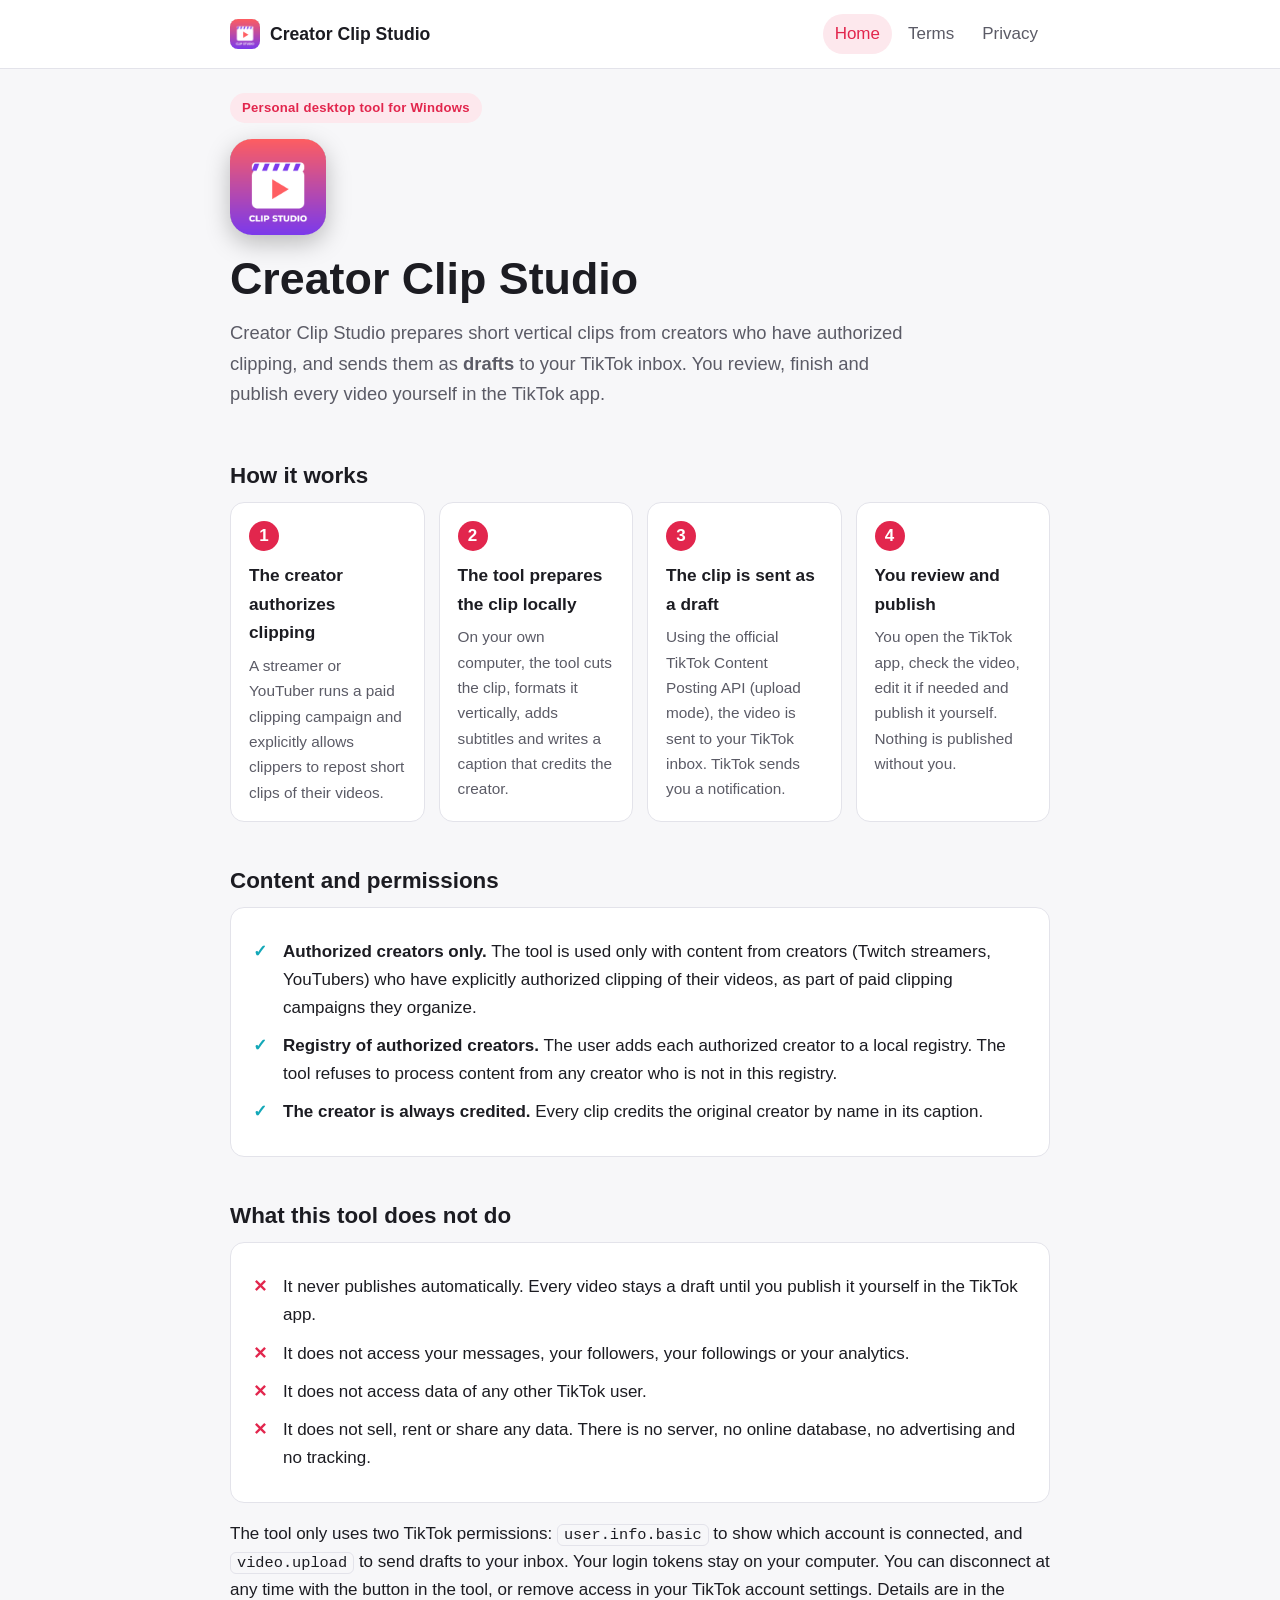
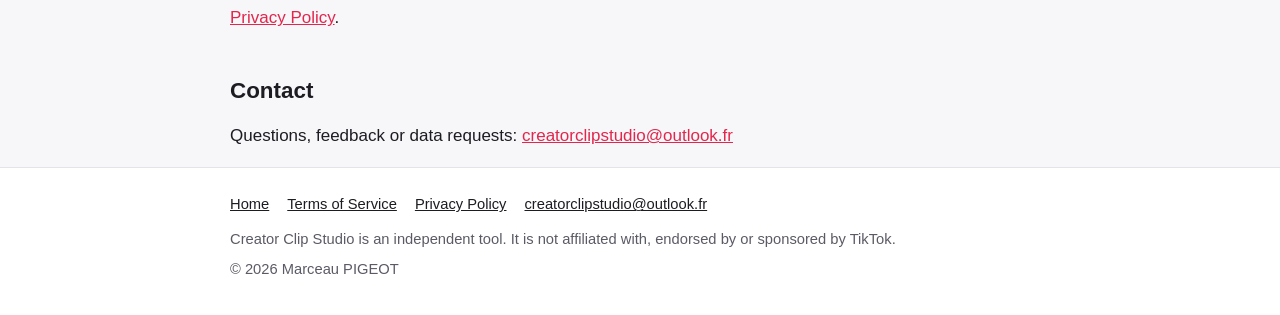
<file: index.html>
<!DOCTYPE html>
<html lang="en">
<head>
  <meta charset="utf-8">
  <meta name="viewport" content="width=device-width, initial-scale=1">
  <title>Creator Clip Studio</title>
  <meta name="description" content="Creator Clip Studio is a personal desktop tool that prepares short clips from authorized creators and sends them as drafts to your TikTok inbox, where you review and publish them yourself.">
  <link rel="stylesheet" href="style.css">
  <link rel="icon" href="favicon.ico" sizes="any">
  <link rel="icon" type="image/png" sizes="32x32" href="favicon-32.png">
  <link rel="apple-touch-icon" href="apple-touch-icon.png">
</head>
<body>
  <header class="site-header">
    <div class="wrap">
      <a class="brand" href="index.html"><img class="brand-mark" src="app-icon.png" alt="" width="30" height="30">Creator Clip Studio</a>
      <nav class="nav" aria-label="Main">
        <a href="index.html" aria-current="page">Home</a>
        <a href="terms.html">Terms</a>
        <a href="privacy.html">Privacy</a>
      </nav>
    </div>
  </header>

  <main class="wrap">
    <section class="hero">
      <span class="badge">Personal desktop tool for Windows</span>
      <img class="hero-icon" src="app-icon.png" alt="Creator Clip Studio app icon" width="96" height="96">
      <h1>Creator Clip Studio</h1>
      <p class="lead">Creator Clip Studio prepares short vertical clips from creators who have authorized clipping, and sends them as <strong>drafts</strong> to your TikTok inbox. You review, finish and publish every video yourself in the TikTok app.</p>
    </section>

    <section aria-labelledby="how">
      <h2 id="how">How it works</h2>
      <ol class="steps">
        <li>
          <h3>The creator authorizes clipping</h3>
          <p>A streamer or YouTuber runs a paid clipping campaign and explicitly allows clippers to repost short clips of their videos.</p>
        </li>
        <li>
          <h3>The tool prepares the clip locally</h3>
          <p>On your own computer, the tool cuts the clip, formats it vertically, adds subtitles and writes a caption that credits the creator.</p>
        </li>
        <li>
          <h3>The clip is sent as a draft</h3>
          <p>Using the official TikTok Content Posting API (upload mode), the video is sent to your TikTok inbox. TikTok sends you a notification.</p>
        </li>
        <li>
          <h3>You review and publish</h3>
          <p>You open the TikTok app, check the video, edit it if needed and publish it yourself. Nothing is published without you.</p>
        </li>
      </ol>
    </section>

    <section aria-labelledby="content">
      <h2 id="content">Content and permissions</h2>
      <div class="card">
        <ul class="checklist ok">
          <li><strong>Authorized creators only.</strong> The tool is used only with content from creators (Twitch streamers, YouTubers) who have explicitly authorized clipping of their videos, as part of paid clipping campaigns they organize.</li>
          <li><strong>Registry of authorized creators.</strong> The user adds each authorized creator to a local registry. The tool refuses to process content from any creator who is not in this registry.</li>
          <li><strong>The creator is always credited.</strong> Every clip credits the original creator by name in its caption.</li>
        </ul>
      </div>
    </section>

    <section aria-labelledby="not">
      <h2 id="not">What this tool does not do</h2>
      <div class="card">
        <ul class="checklist">
          <li>It never publishes automatically. Every video stays a draft until you publish it yourself in the TikTok app.</li>
          <li>It does not access your messages, your followers, your followings or your analytics.</li>
          <li>It does not access data of any other TikTok user.</li>
          <li>It does not sell, rent or share any data. There is no server, no online database, no advertising and no tracking.</li>
        </ul>
      </div>
      <p>The tool only uses two TikTok permissions: <code>user.info.basic</code> to show which account is connected, and <code>video.upload</code> to send drafts to your inbox. Your login tokens stay on your computer. You can disconnect at any time with the button in the tool, or remove access in your TikTok account settings. Details are in the <a href="privacy.html">Privacy Policy</a>.</p>
    </section>

    <section aria-labelledby="contact">
      <h2 id="contact">Contact</h2>
      <p>Questions, feedback or data requests: <a href="mailto:creatorclipstudio@outlook.fr">creatorclipstudio@outlook.fr</a></p>
    </section>
  </main>

  <footer class="site-footer">
    <div class="wrap">
      <div class="footer-links">
        <a href="index.html">Home</a>
        <a href="terms.html">Terms of Service</a>
        <a href="privacy.html">Privacy Policy</a>
        <a href="mailto:creatorclipstudio@outlook.fr">creatorclipstudio@outlook.fr</a>
      </div>
      <p>Creator Clip Studio is an independent tool. It is not affiliated with, endorsed by or sponsored by TikTok.</p>
      <p>&copy; 2026 Marceau PIGEOT</p>
    </div>
  </footer>
</body>
</html>
</file>
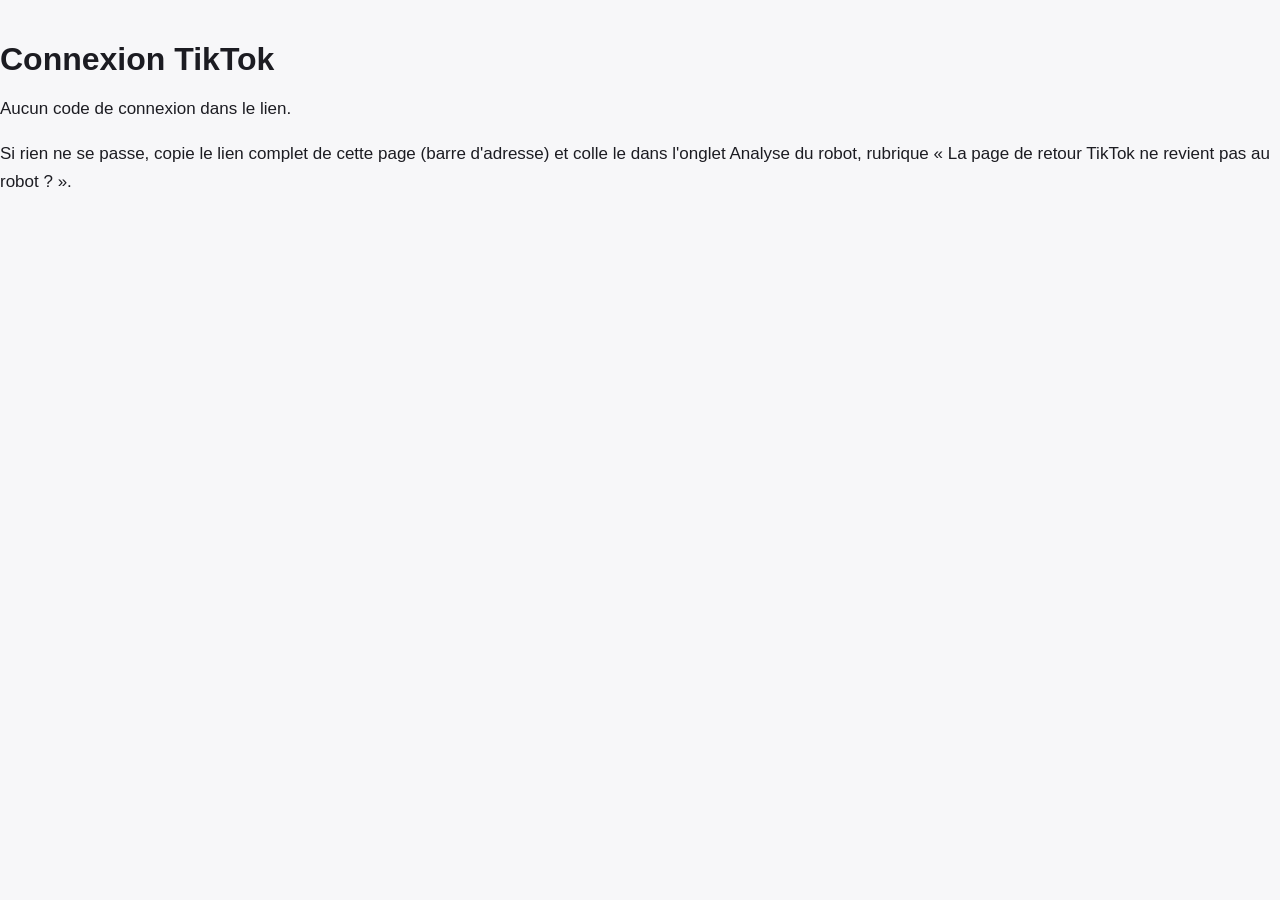
<file: callback.html>
<!DOCTYPE html>
<html lang="fr">
<head>
<meta charset="utf-8">
<meta name="viewport" content="width=device-width, initial-scale=1">
<title>Creator Clip Studio · Connexion TikTok</title>
<link rel="stylesheet" href="style.css">
<link rel="icon" href="favicon.ico" sizes="any">
<link rel="icon" type="image/png" sizes="32x32" href="favicon-32.png">
<link rel="apple-touch-icon" href="apple-touch-icon.png">
</head>
<body>
<main>
<h1>Connexion TikTok</h1>
<p id="msg">Retour vers Creator Clip Studio sur cet ordinateur…</p>
<p>Si rien ne se passe, copie le lien complet de cette page (barre d'adresse) et colle le dans l'onglet Analyse du robot, rubrique « La page de retour TikTok ne revient pas au robot ? ».</p>
</main>
<script>
  // Page de retour de la connexion « TikTok API for Business » : renvoie le code au robot (port 8000,
  // qui le fait suivre à l'espace qui a demandé la connexion). Aucune donnée n'est gardée ici.
  if (location.search.indexOf("code=") >= 0 || location.search.indexOf("error=") >= 0) {
    location.replace("http://localhost:8000/tiktok/business/callback/" + location.search);
  } else {
    document.getElementById("msg").textContent = "Aucun code de connexion dans le lien.";
  }
</script>
</body>
</html>
</file>
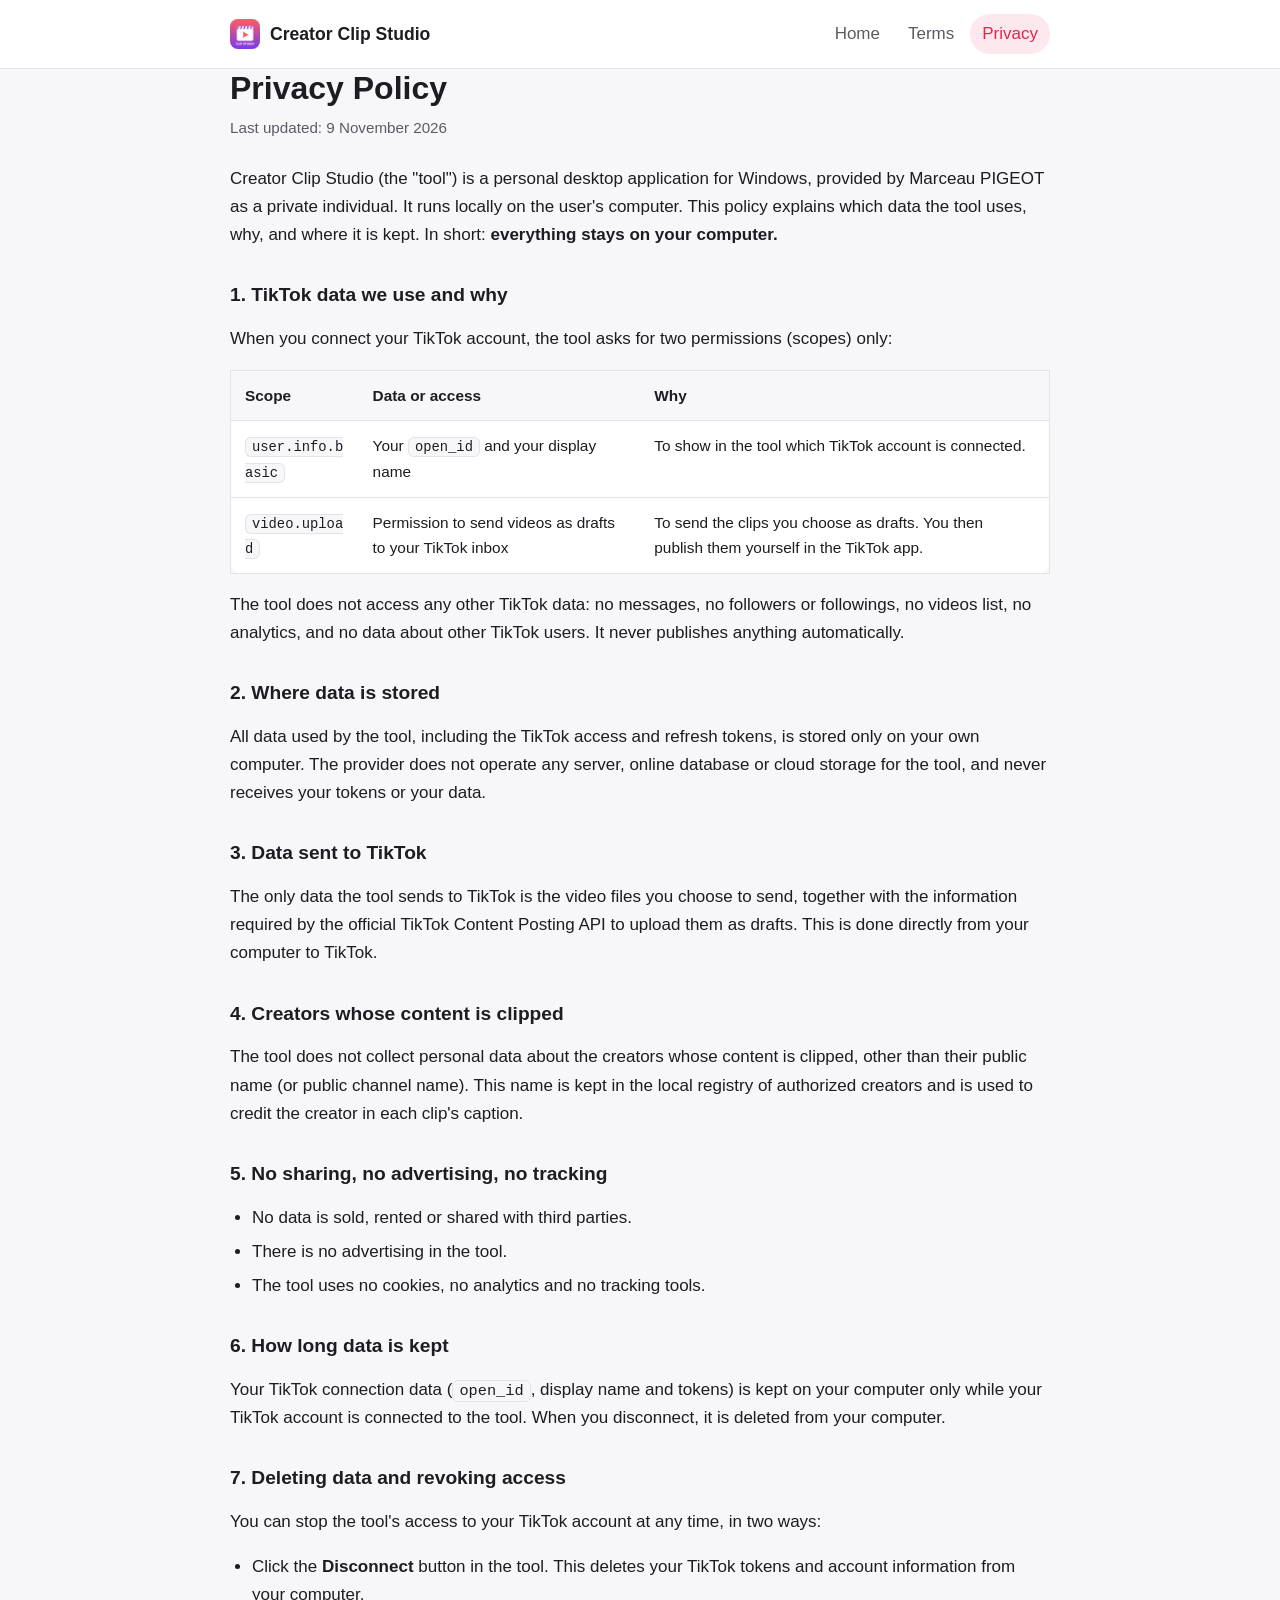
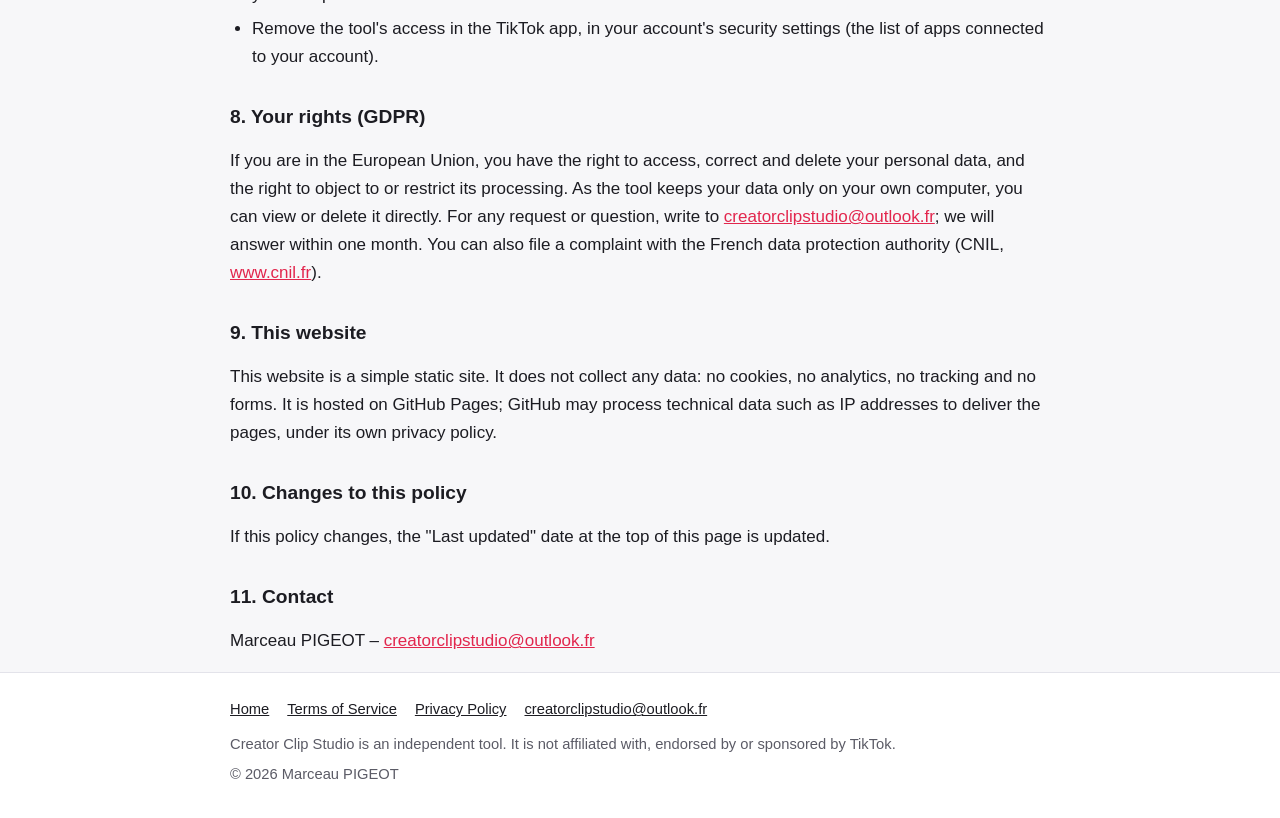
<file: privacy.html>
<!DOCTYPE html>
<html lang="en">
<head>
  <meta charset="utf-8">
  <meta name="viewport" content="width=device-width, initial-scale=1">
  <title>Privacy Policy - Creator Clip Studio</title>
  <meta name="description" content="Privacy Policy for Creator Clip Studio. All data, including TikTok access tokens, stays on the user's computer.">
  <link rel="stylesheet" href="style.css">
  <link rel="icon" href="favicon.ico" sizes="any">
  <link rel="icon" type="image/png" sizes="32x32" href="favicon-32.png">
  <link rel="apple-touch-icon" href="apple-touch-icon.png">
</head>
<body>
  <header class="site-header">
    <div class="wrap">
      <a class="brand" href="index.html"><img class="brand-mark" src="app-icon.png" alt="" width="30" height="30">Creator Clip Studio</a>
      <nav class="nav" aria-label="Main">
        <a href="index.html">Home</a>
        <a href="terms.html">Terms</a>
        <a href="privacy.html" aria-current="page">Privacy</a>
      </nav>
    </div>
  </header>

  <main class="wrap legal">
    <h1>Privacy Policy</h1>
    <p class="updated">Last updated: 9 November 2026</p>

    <p>Creator Clip Studio (the "tool") is a personal desktop application for Windows, provided by Marceau PIGEOT as a private individual. It runs locally on the user's computer. This policy explains which data the tool uses, why, and where it is kept. In short: <strong>everything stays on your computer.</strong></p>

    <h2>1. TikTok data we use and why</h2>
    <p>When you connect your TikTok account, the tool asks for two permissions (scopes) only:</p>
    <div class="table-scroll">
      <table>
        <thead>
          <tr><th>Scope</th><th>Data or access</th><th>Why</th></tr>
        </thead>
        <tbody>
          <tr>
            <td><code>user.info.basic</code></td>
            <td>Your <code>open_id</code> and your display name</td>
            <td>To show in the tool which TikTok account is connected.</td>
          </tr>
          <tr>
            <td><code>video.upload</code></td>
            <td>Permission to send videos as drafts to your TikTok inbox</td>
            <td>To send the clips you choose as drafts. You then publish them yourself in the TikTok app.</td>
          </tr>
        </tbody>
      </table>
    </div>
    <p>The tool does not access any other TikTok data: no messages, no followers or followings, no videos list, no analytics, and no data about other TikTok users. It never publishes anything automatically.</p>

    <h2>2. Where data is stored</h2>
    <p>All data used by the tool, including the TikTok access and refresh tokens, is stored only on your own computer. The provider does not operate any server, online database or cloud storage for the tool, and never receives your tokens or your data.</p>

    <h2>3. Data sent to TikTok</h2>
    <p>The only data the tool sends to TikTok is the video files you choose to send, together with the information required by the official TikTok Content Posting API to upload them as drafts. This is done directly from your computer to TikTok.</p>

    <h2>4. Creators whose content is clipped</h2>
    <p>The tool does not collect personal data about the creators whose content is clipped, other than their public name (or public channel name). This name is kept in the local registry of authorized creators and is used to credit the creator in each clip's caption.</p>

    <h2>5. No sharing, no advertising, no tracking</h2>
    <ul>
      <li>No data is sold, rented or shared with third parties.</li>
      <li>There is no advertising in the tool.</li>
      <li>The tool uses no cookies, no analytics and no tracking tools.</li>
    </ul>

    <h2>6. How long data is kept</h2>
    <p>Your TikTok connection data (<code>open_id</code>, display name and tokens) is kept on your computer only while your TikTok account is connected to the tool. When you disconnect, it is deleted from your computer.</p>

    <h2>7. Deleting data and revoking access</h2>
    <p>You can stop the tool's access to your TikTok account at any time, in two ways:</p>
    <ul>
      <li>Click the <strong>Disconnect</strong> button in the tool. This deletes your TikTok tokens and account information from your computer.</li>
      <li>Remove the tool's access in the TikTok app, in your account's security settings (the list of apps connected to your account).</li>
    </ul>

    <h2>8. Your rights (GDPR)</h2>
    <p>If you are in the European Union, you have the right to access, correct and delete your personal data, and the right to object to or restrict its processing. As the tool keeps your data only on your own computer, you can view or delete it directly. For any request or question, write to <a href="mailto:creatorclipstudio@outlook.fr">creatorclipstudio@outlook.fr</a>; we will answer within one month. You can also file a complaint with the French data protection authority (CNIL, <a href="https://www.cnil.fr">www.cnil.fr</a>).</p>

    <h2>9. This website</h2>
    <p>This website is a simple static site. It does not collect any data: no cookies, no analytics, no tracking and no forms. It is hosted on GitHub Pages; GitHub may process technical data such as IP addresses to deliver the pages, under its own privacy policy.</p>

    <h2>10. Changes to this policy</h2>
    <p>If this policy changes, the "Last updated" date at the top of this page is updated.</p>

    <h2>11. Contact</h2>
    <p>Marceau PIGEOT &ndash; <a href="mailto:creatorclipstudio@outlook.fr">creatorclipstudio@outlook.fr</a></p>
  </main>

  <footer class="site-footer">
    <div class="wrap">
      <div class="footer-links">
        <a href="index.html">Home</a>
        <a href="terms.html">Terms of Service</a>
        <a href="privacy.html">Privacy Policy</a>
        <a href="mailto:creatorclipstudio@outlook.fr">creatorclipstudio@outlook.fr</a>
      </div>
      <p>Creator Clip Studio is an independent tool. It is not affiliated with, endorsed by or sponsored by TikTok.</p>
      <p>&copy; 2026 Marceau PIGEOT</p>
    </div>
  </footer>
</body>
</html>
</file>
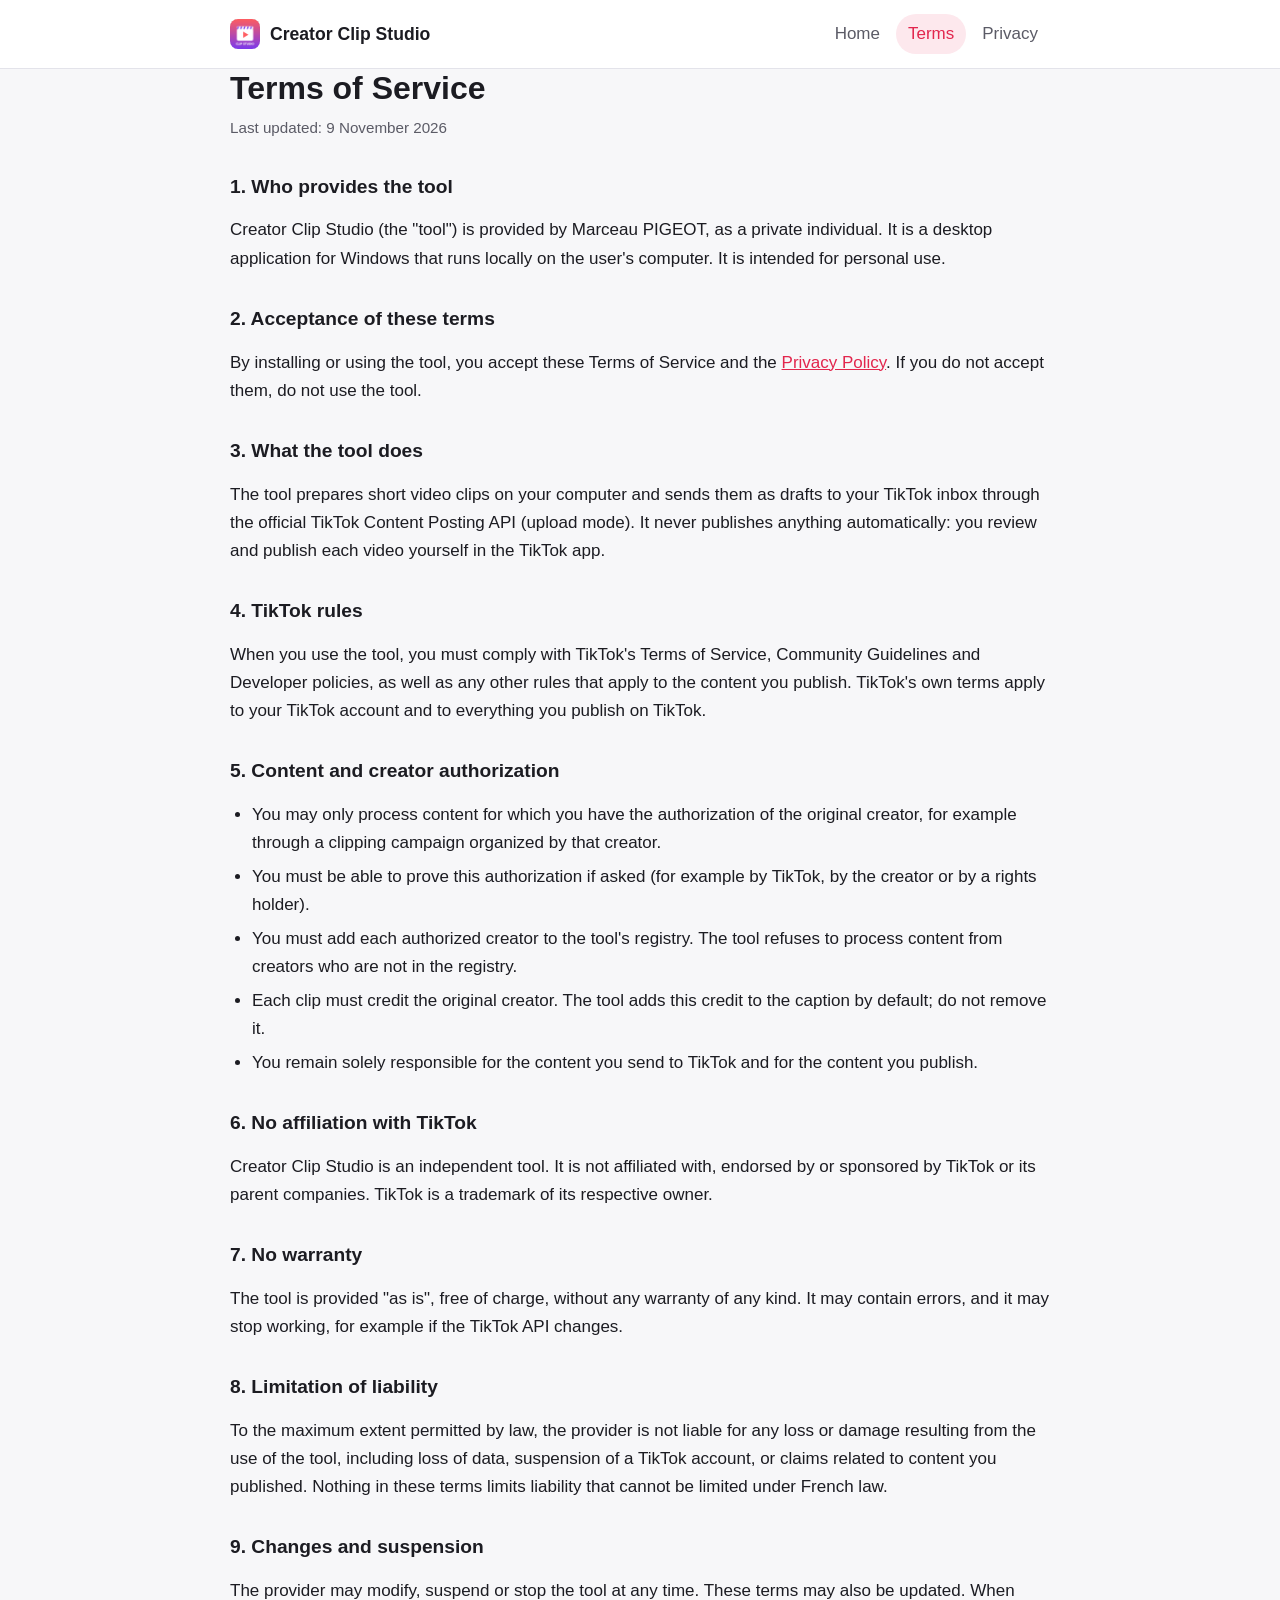
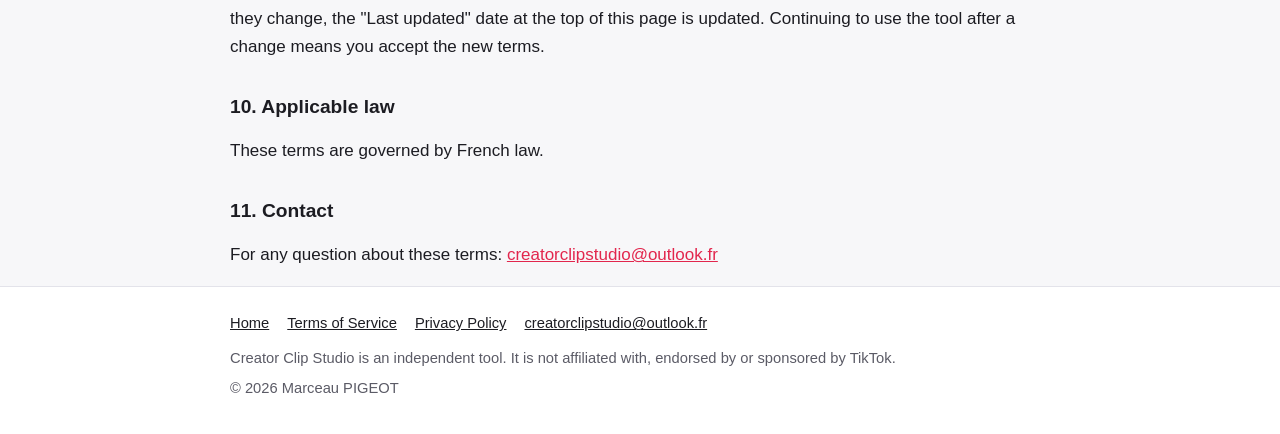
<file: terms.html>
<!DOCTYPE html>
<html lang="en">
<head>
  <meta charset="utf-8">
  <meta name="viewport" content="width=device-width, initial-scale=1">
  <title>Terms of Service - Creator Clip Studio</title>
  <meta name="description" content="Terms of Service for Creator Clip Studio, a personal desktop tool that sends clips as drafts to the user's TikTok inbox.">
  <link rel="stylesheet" href="style.css">
  <link rel="icon" href="favicon.ico" sizes="any">
  <link rel="icon" type="image/png" sizes="32x32" href="favicon-32.png">
  <link rel="apple-touch-icon" href="apple-touch-icon.png">
</head>
<body>
  <header class="site-header">
    <div class="wrap">
      <a class="brand" href="index.html"><img class="brand-mark" src="app-icon.png" alt="" width="30" height="30">Creator Clip Studio</a>
      <nav class="nav" aria-label="Main">
        <a href="index.html">Home</a>
        <a href="terms.html" aria-current="page">Terms</a>
        <a href="privacy.html">Privacy</a>
      </nav>
    </div>
  </header>

  <main class="wrap legal">
    <h1>Terms of Service</h1>
    <p class="updated">Last updated: 9 November 2026</p>

    <h2>1. Who provides the tool</h2>
    <p>Creator Clip Studio (the "tool") is provided by Marceau PIGEOT, as a private individual. It is a desktop application for Windows that runs locally on the user's computer. It is intended for personal use.</p>

    <h2>2. Acceptance of these terms</h2>
    <p>By installing or using the tool, you accept these Terms of Service and the <a href="privacy.html">Privacy Policy</a>. If you do not accept them, do not use the tool.</p>

    <h2>3. What the tool does</h2>
    <p>The tool prepares short video clips on your computer and sends them as drafts to your TikTok inbox through the official TikTok Content Posting API (upload mode). It never publishes anything automatically: you review and publish each video yourself in the TikTok app.</p>

    <h2>4. TikTok rules</h2>
    <p>When you use the tool, you must comply with TikTok's Terms of Service, Community Guidelines and Developer policies, as well as any other rules that apply to the content you publish. TikTok's own terms apply to your TikTok account and to everything you publish on TikTok.</p>

    <h2>5. Content and creator authorization</h2>
    <ul>
      <li>You may only process content for which you have the authorization of the original creator, for example through a clipping campaign organized by that creator.</li>
      <li>You must be able to prove this authorization if asked (for example by TikTok, by the creator or by a rights holder).</li>
      <li>You must add each authorized creator to the tool's registry. The tool refuses to process content from creators who are not in the registry.</li>
      <li>Each clip must credit the original creator. The tool adds this credit to the caption by default; do not remove it.</li>
      <li>You remain solely responsible for the content you send to TikTok and for the content you publish.</li>
    </ul>

    <h2>6. No affiliation with TikTok</h2>
    <p>Creator Clip Studio is an independent tool. It is not affiliated with, endorsed by or sponsored by TikTok or its parent companies. TikTok is a trademark of its respective owner.</p>

    <h2>7. No warranty</h2>
    <p>The tool is provided "as is", free of charge, without any warranty of any kind. It may contain errors, and it may stop working, for example if the TikTok API changes.</p>

    <h2>8. Limitation of liability</h2>
    <p>To the maximum extent permitted by law, the provider is not liable for any loss or damage resulting from the use of the tool, including loss of data, suspension of a TikTok account, or claims related to content you published. Nothing in these terms limits liability that cannot be limited under French law.</p>

    <h2>9. Changes and suspension</h2>
    <p>The provider may modify, suspend or stop the tool at any time. These terms may also be updated. When they change, the "Last updated" date at the top of this page is updated. Continuing to use the tool after a change means you accept the new terms.</p>

    <h2>10. Applicable law</h2>
    <p>These terms are governed by French law.</p>

    <h2>11. Contact</h2>
    <p>For any question about these terms: <a href="mailto:creatorclipstudio@outlook.fr">creatorclipstudio@outlook.fr</a></p>
  </main>

  <footer class="site-footer">
    <div class="wrap">
      <div class="footer-links">
        <a href="index.html">Home</a>
        <a href="terms.html">Terms of Service</a>
        <a href="privacy.html">Privacy Policy</a>
        <a href="mailto:creatorclipstudio@outlook.fr">creatorclipstudio@outlook.fr</a>
      </div>
      <p>Creator Clip Studio is an independent tool. It is not affiliated with, endorsed by or sponsored by TikTok.</p>
      <p>&copy; 2026 Marceau PIGEOT</p>
    </div>
  </footer>
</body>
</html>
</file>
<file: style.css>
/* Creator Clip Studio - shared stylesheet (no external fonts or scripts) */

:root {
  --bg: #f7f7f9;
  --surface: #ffffff;
  --text: #1c1c22;
  --muted: #5b5b66;
  --border: #e3e3ea;
  --accent: #e2264d;
  --accent-soft: #fde8ed;
  --accent-2: #13a8b8;
  --radius: 14px;
  --max: 860px;
}

@media (prefers-color-scheme: dark) {
  :root {
    --bg: #111116;
    --surface: #1a1a21;
    --text: #ececf1;
    --muted: #a3a3b0;
    --border: #2c2c36;
    --accent: #ff4f73;
    --accent-soft: #2e1820;
    --accent-2: #3fd0de;
  }
}

* { box-sizing: border-box; }

html { -webkit-text-size-adjust: 100%; }

body {
  margin: 0;
  background: var(--bg);
  color: var(--text);
  font-family: -apple-system, BlinkMacSystemFont, "Segoe UI", Roboto, "Helvetica Neue", Arial, sans-serif;
  font-size: 17px;
  line-height: 1.65;
}

a { color: var(--accent); }
a:hover { text-decoration-thickness: 2px; }

.wrap {
  max-width: var(--max);
  margin: 0 auto;
  padding: 0 20px;
}

/* Header */
.site-header {
  background: var(--surface);
  border-bottom: 1px solid var(--border);
  position: sticky;
  top: 0;
  z-index: 10;
}
.site-header .wrap {
  display: flex;
  align-items: center;
  justify-content: space-between;
  flex-wrap: wrap;
  gap: 8px 20px;
  padding-top: 14px;
  padding-bottom: 14px;
}
.brand {
  display: flex;
  align-items: center;
  gap: 10px;
  font-weight: 700;
  font-size: 1.1rem;
  color: var(--text);
  text-decoration: none;
}
.brand-mark {
  width: 30px;
  height: 30px;
  border-radius: 8px;
  display: inline-block;
}
.hero-icon {
  display: block;
  width: 96px;
  height: 96px;
  border-radius: 22px;
  margin-bottom: 18px;
  box-shadow: 0 8px 24px rgba(0, 0, 0, 0.25);
}
.nav { display: flex; gap: 4px; }
.nav a {
  color: var(--muted);
  text-decoration: none;
  padding: 6px 12px;
  border-radius: 999px;
  font-weight: 500;
}
.nav a:hover { color: var(--text); background: var(--bg); }
.nav a[aria-current="page"] { color: var(--accent); background: var(--accent-soft); }

/* Main content */
main { padding: 40px 0 56px; }

.hero { padding: 24px 0 8px; }
.hero h1 {
  font-size: clamp(2rem, 6vw, 2.8rem);
  line-height: 1.15;
  margin: 0 0 14px;
}
.hero .lead {
  font-size: 1.15rem;
  color: var(--muted);
  margin: 0;
  max-width: 680px;
}
.badge {
  display: inline-block;
  font-size: 0.82rem;
  font-weight: 600;
  letter-spacing: 0.02em;
  color: var(--accent);
  background: var(--accent-soft);
  padding: 4px 12px;
  border-radius: 999px;
  margin-bottom: 16px;
}

h1 { font-size: 2rem; line-height: 1.2; margin: 0 0 8px; }
h2 { font-size: 1.4rem; line-height: 1.3; margin: 44px 0 12px; }
h3 { font-size: 1.08rem; margin: 0 0 6px; }

.updated { color: var(--muted); font-size: 0.95rem; margin: 0 0 24px; }

.card {
  background: var(--surface);
  border: 1px solid var(--border);
  border-radius: var(--radius);
  padding: 20px 22px;
}

.steps {
  list-style: none;
  padding: 0;
  margin: 0;
  display: grid;
  gap: 14px;
  grid-template-columns: repeat(auto-fit, minmax(190px, 1fr));
  counter-reset: step;
}
.steps li {
  counter-increment: step;
  background: var(--surface);
  border: 1px solid var(--border);
  border-radius: var(--radius);
  padding: 18px 18px 16px;
}
.steps li::before {
  content: counter(step);
  display: inline-flex;
  align-items: center;
  justify-content: center;
  width: 30px;
  height: 30px;
  border-radius: 50%;
  background: var(--accent);
  color: #fff;
  font-weight: 700;
  margin-bottom: 10px;
}
.steps p { margin: 0; color: var(--muted); font-size: 0.96rem; }

.checklist { list-style: none; padding: 0; margin: 0; }
.checklist li {
  position: relative;
  padding-left: 30px;
  margin: 10px 0;
}
.checklist li::before {
  content: "\2715";
  position: absolute;
  left: 0;
  top: 0;
  color: var(--accent);
  font-weight: 700;
}
.checklist.ok li::before { content: "\2713"; color: var(--accent-2); }

.legal h2 { font-size: 1.2rem; margin-top: 34px; }
.legal ul { padding-left: 22px; }
.legal li { margin: 6px 0; }

table {
  width: 100%;
  border-collapse: collapse;
  background: var(--surface);
  border: 1px solid var(--border);
  border-radius: var(--radius);
  font-size: 0.96rem;
}
.table-scroll { overflow-x: auto; }
td code { overflow-wrap: anywhere; }
th, td {
  text-align: left;
  vertical-align: top;
  padding: 12px 14px;
  border-bottom: 1px solid var(--border);
}
th { background: var(--bg); font-weight: 600; }
tr:last-child td { border-bottom: none; }
code {
  font-family: ui-monospace, SFMono-Regular, Consolas, Menlo, monospace;
  font-size: 0.9em;
  background: var(--bg);
  border: 1px solid var(--border);
  padding: 1px 6px;
  border-radius: 6px;
}

/* Footer */
.site-footer {
  border-top: 1px solid var(--border);
  background: var(--surface);
  color: var(--muted);
  font-size: 0.92rem;
}
.site-footer .wrap { padding-top: 24px; padding-bottom: 28px; }
.footer-links { display: flex; flex-wrap: wrap; gap: 6px 18px; margin-bottom: 10px; }
.footer-links a { color: var(--text); }
.site-footer p { margin: 6px 0; }

@media (max-width: 560px) {
  body { font-size: 16px; }
  main { padding-top: 28px; }
  .site-header .wrap { padding-top: 10px; padding-bottom: 10px; }
  .nav a { padding: 6px 10px; }
  th, td { padding: 10px 8px; font-size: 0.92rem; }
}
</file>
